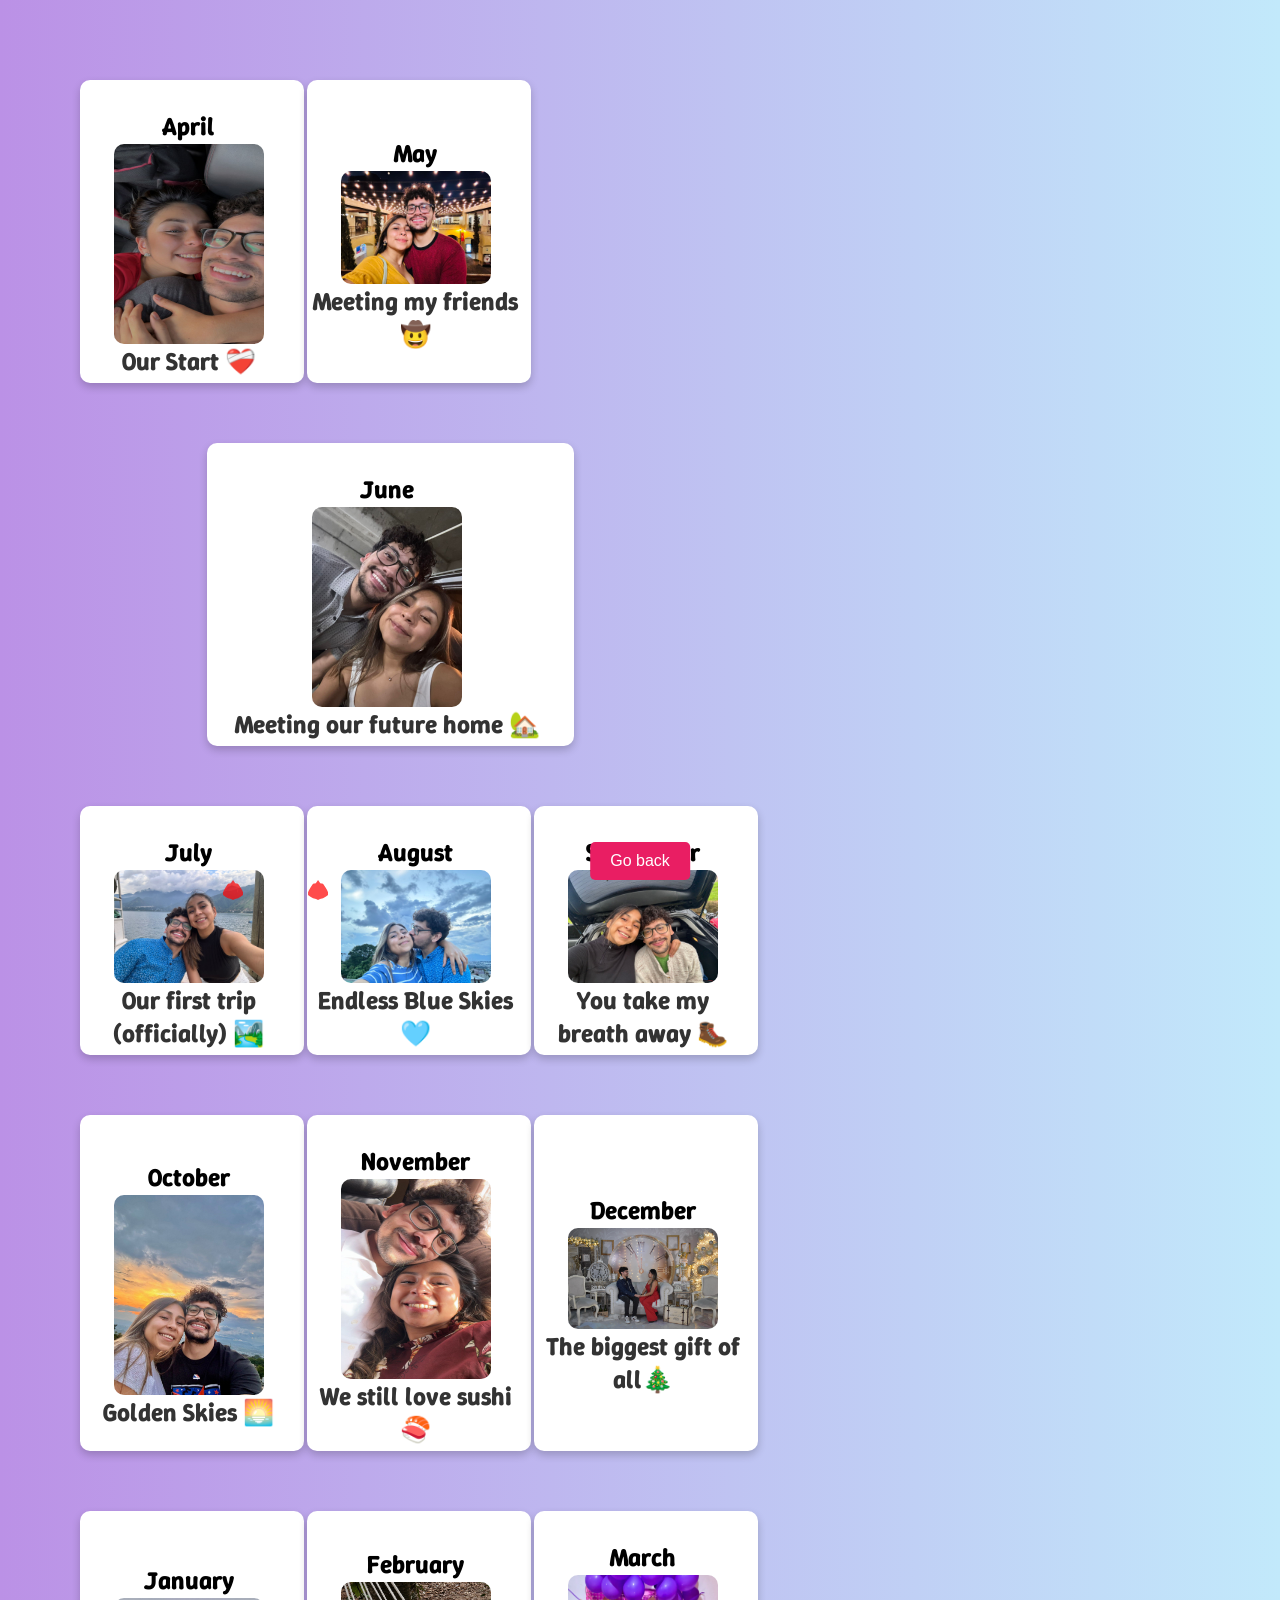
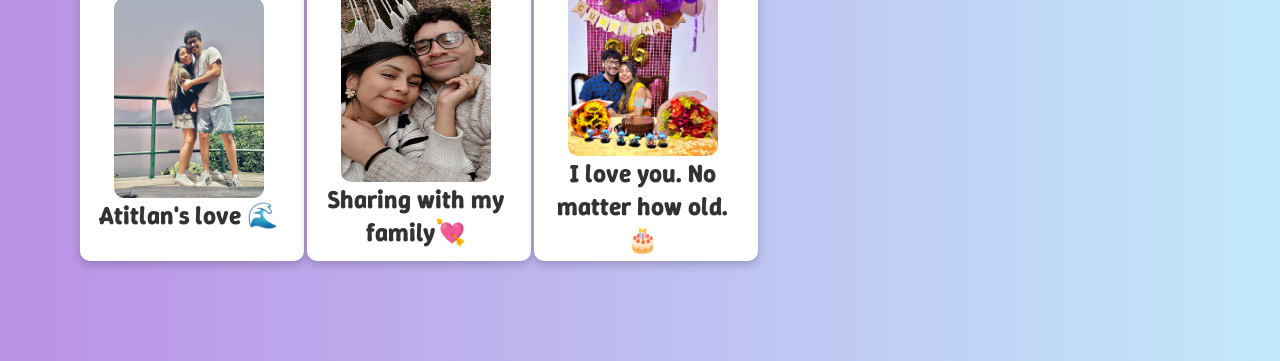
<file: 1yr.html>
<!DOCTYPE html>
<html lang="en">
<head>
    <meta charset="UTF-8">
    <meta name="viewport" content="width=device-width, initial-scale=1.0">
    <title>Our first of many<3</title>
    <link rel="icon" href="logo.jpg" type="image/icon type">
    <link rel="stylesheet" href="styles.css">
    <link rel="preconnect" href="https://fonts.googleapis.com">
    <link rel="preconnect" href="https://fonts.gstatic.com" crossorigin>
    <link href="https://fonts.googleapis.com/css2?family=Inter&family=Winky+Sans:ital,wght@0,300..900;1,300..900&display=swap" rel="stylesheet">
</head>
<body class="yr1">
    <div class="grid-container">
        <!-- April Container -->
        <div class="container" id="april">
            <h3>April</h3>
            <img id="april-image" src="" alt="April Image" class="romantic-photo">        
            <span>Our Start ❤️‍🩹</span>
        </div>

        <!-- May Container -->
        <div class="container" id="may">
            <h3>May</h3>
            <img id="may-image" src="" alt="May Image" class="romantic-photo">        
            <span>Meeting my friends 🤠</span>
        </div>

        <!-- June Container -->
        <div class="container" id="june">
            <h3>June</h3>
            <img id="june-image" alt="June Image" class="romantic-photo">        
            <span>Meeting our future home 🏡 </span>
        </div>

        <!-- July Container -->
        <div class="container" id="july">
            <h3>July</h3>
            <img id="july-image" alt="July Image" class="romantic-photo">        
            <span>Our first trip (officially) 🏞️</span>
        </div>

        <!-- August Container -->
        <div class="container" id="august">
            <h3>August</h3>
            <img id="august-image" alt="August Image" class="romantic-photo">        
            <span>Endless Blue Skies 🩵</span>
        </div>

        <!-- September Container -->
        <div class="container" id="september">
            <h3>September</h3>
            <img id="september-image" alt="September Image" class="romantic-photo">        
            <span>You take my breath away 🥾</span>
        </div>

        <!-- October Container -->
        <div class="container" id="october">
            <h3>October</h3>
            <img id="october-image" alt="October Image" class="romantic-photo">        
            <span>Golden Skies 🌅</span>
        </div>

        <!-- November Container -->
        <div class="container" id="november">
            <h3>November</h3>
            <img id="november-image" alt="November Image" class="romantic-photo">        
            <span>We still love sushi🍣</span>
        </div>

        <!-- December Container -->
        <div class="container" id="december">
            <h3>December</h3>
            <img id="december-image" alt="December Image" class="romantic-photo">        
            <span>The biggest gift of all🎄</span>
        </div>

        <!-- January Container -->
        <div class="container" id="january">
            <h3>January</h3>
            <img id="january-image" alt="January Image" class="romantic-photo">        
            <span>Atitlan's love 🌊</span>
        </div>

        <!-- February Container -->
        <div class="container" id="february">
            <h3>February</h3>
            <img id="february-image" alt="February Image" class="romantic-photo">        
            <span>Sharing with my family💘</span>
        </div>

        <!-- March Container -->
        <div class="container" id="march">
            <h3>March</h3>
            <img id="march-image" alt="March Image" class="romantic-photo">        
            <span>I love you. No matter how old. 🎂</span>
        </div>

        <div id="hearts-container"></div>
        <a href="index.html">
            <button id="go-main">Go back</button>
        </a>
    </div>
    <script src="scripts2.js"></script>
</body>
</html>
</file>
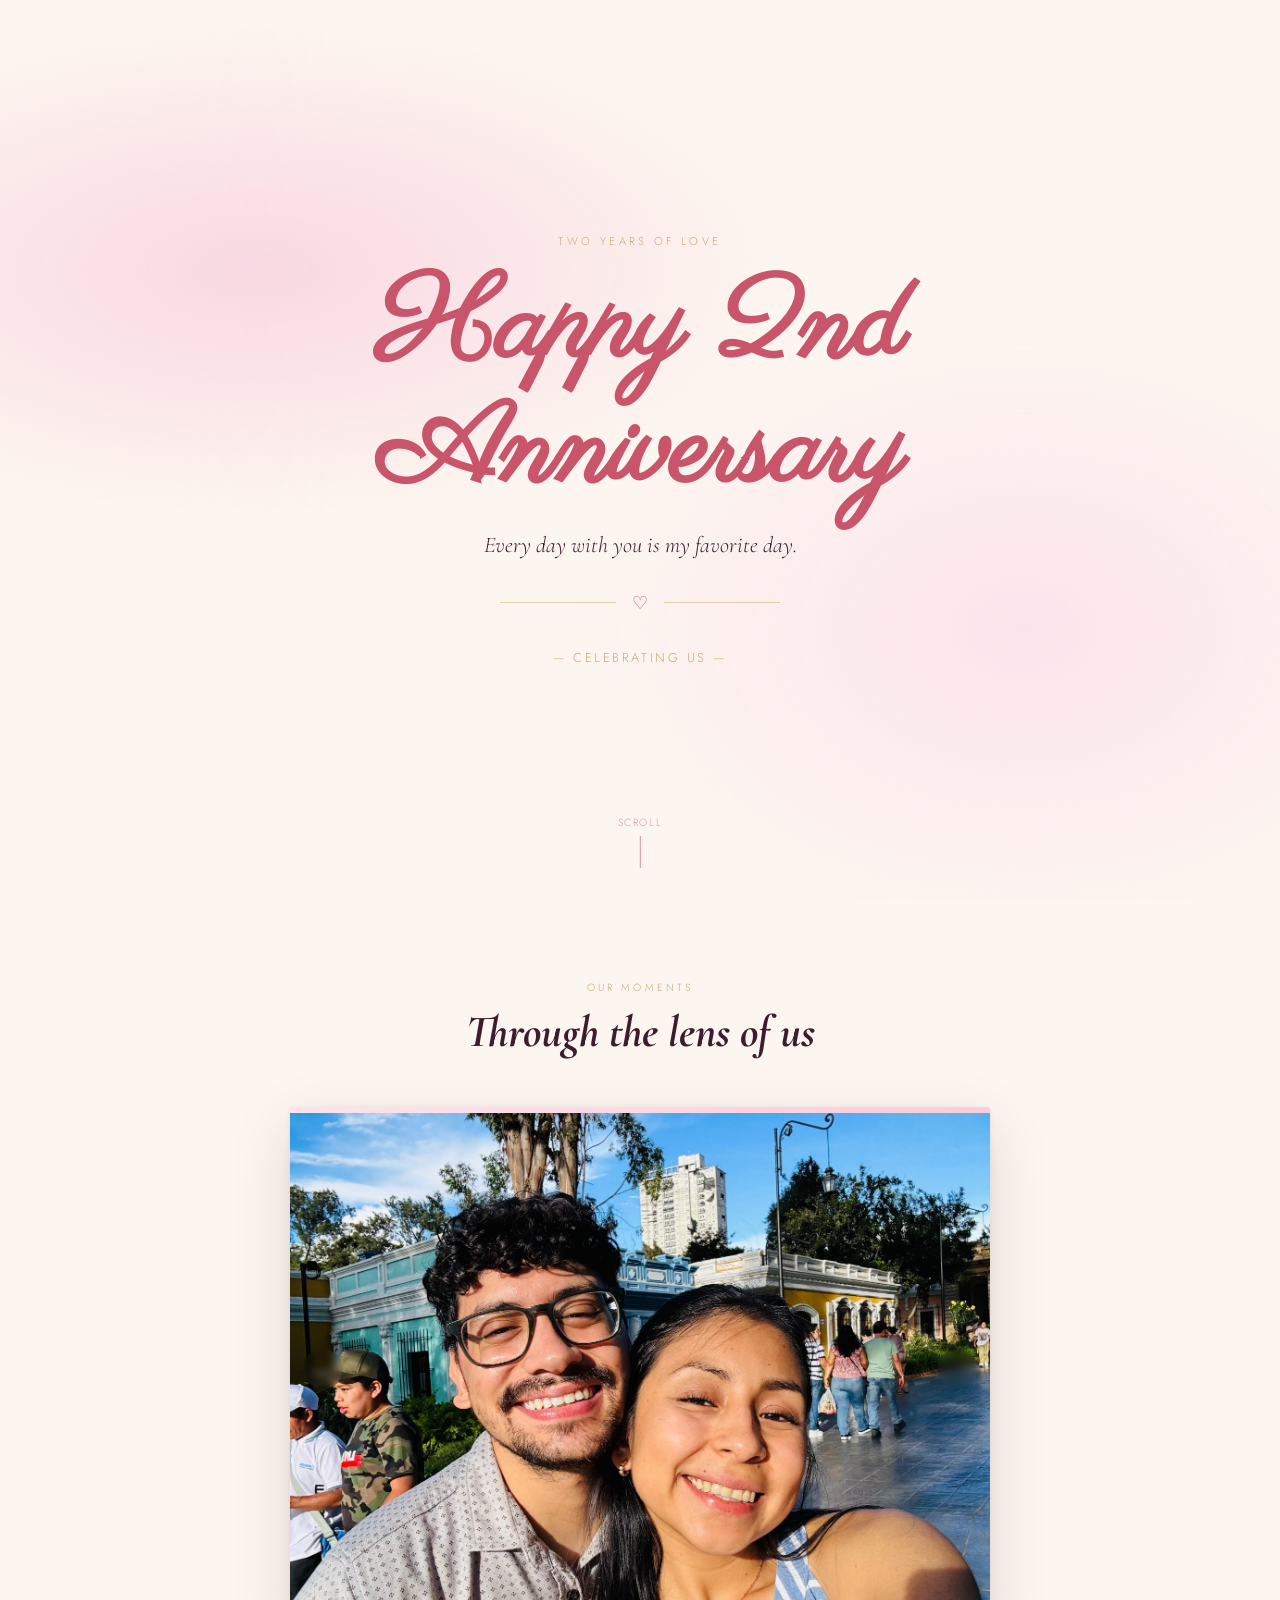
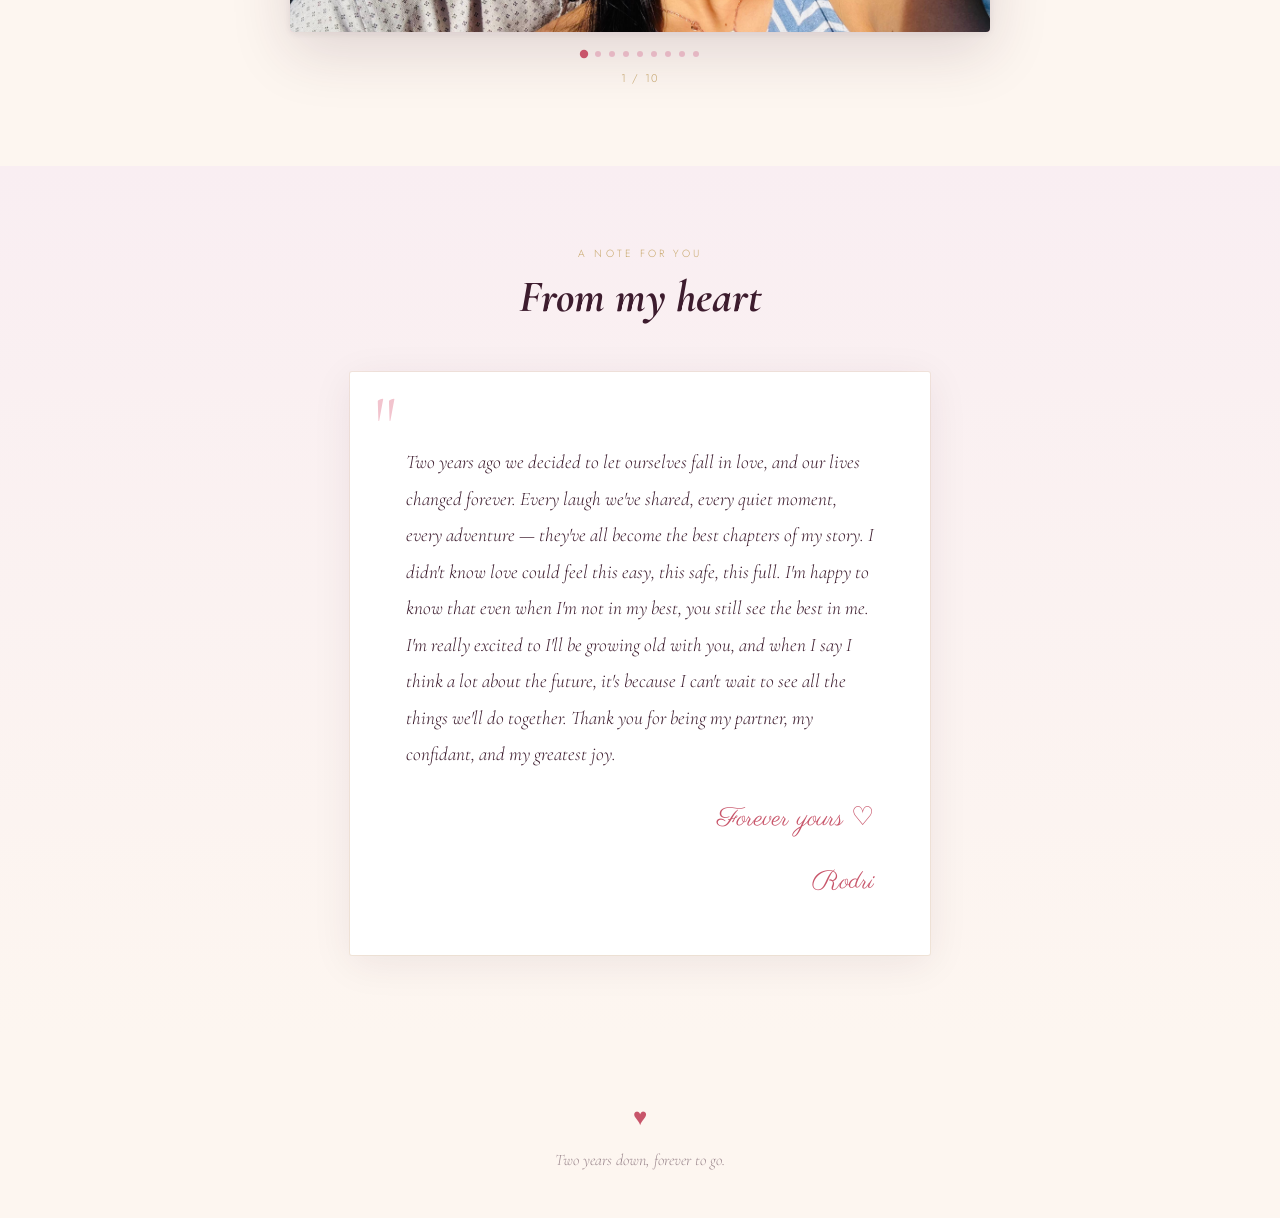
<file: 2yr.html>
<!doctype html>
<html lang="en">
  <head>
    <meta charset="UTF-8" />
    <meta name="viewport" content="width=device-width, initial-scale=1.0" />
    <title>2 Years of Us 💕</title>
    <link
      href="https://fonts.googleapis.com/css2?family=Cormorant+Garamond:ital,wght@0,300;0,400;1,300;1,400&family=Parisienne&family=Jost:wght@300;400&display=swap"
      rel="stylesheet"
    />
    <style>
      *,
      *::before,
      *::after {
        box-sizing: border-box;
        margin: 0;
        padding: 0;
      }

      :root {
        --rose: #c8556a;
        --blush: #f2c4ce;
        --cream: #fdf6f0;
        --gold: #c9a96e;
        --deep: #3d1c2e;
        --soft: #f9eef2;
      }

      html {
        scroll-behavior: smooth;
      }

      body {
        background-color: var(--cream);
        color: var(--deep);
        font-family: "Jost", sans-serif;
        font-weight: 300;
        overflow-x: hidden;
      }

      /* ── PETAL RAIN ── */
      .petals {
        position: fixed;
        inset: 0;
        pointer-events: none;
        z-index: 0;
        overflow: hidden;
      }
      .petal {
        position: absolute;
        top: -40px;
        width: 12px;
        height: 14px;
        background: var(--blush);
        border-radius: 0 60% 0 60%;
        opacity: 0;
        animation: fall linear infinite;
      }
      .petal:nth-child(odd) {
        background: #f5d0da;
        border-radius: 60% 0 60% 0;
      }
      .petal:nth-child(3n) {
        background: #e8a0b0;
      }
      @keyframes fall {
        0% {
          transform: translateY(0) rotate(0deg);
          opacity: 0.7;
        }
        100% {
          transform: translateY(110vh) rotate(360deg);
          opacity: 0;
        }
      }

      /* ── HERO ── */
      .hero {
        position: relative;
        min-height: 100svh;
        display: flex;
        flex-direction: column;
        align-items: center;
        justify-content: center;
        text-align: center;
        padding: 3rem 2rem;
        z-index: 1;
      }
      .hero::before {
        content: "";
        position: absolute;
        inset: 0;
        background:
          radial-gradient(
            ellipse 60% 40% at 20% 30%,
            #f9d8e2 0%,
            transparent 70%
          ),
          radial-gradient(
            ellipse 50% 50% at 80% 70%,
            #fce4ec 0%,
            transparent 70%
          );
        z-index: -1;
      }

      .hero-label {
        font-family: "Jost", sans-serif;
        font-size: 0.7rem;
        letter-spacing: 0.3em;
        text-transform: uppercase;
        color: var(--gold);
        margin-bottom: 1.2rem;
        animation: fadeUp 0.8s ease both;
      }
      .hero-title {
        font-family: "Parisienne", cursive;
        font-size: clamp(3.5rem, 12vw, 7rem);
        color: var(--rose);
        line-height: 1.1;
        animation: fadeUp 0.8s 0.15s ease both;
      }
      .hero-sub {
        font-family: "Cormorant Garamond", serif;
        font-style: italic;
        font-size: clamp(1rem, 3vw, 1.4rem);
        color: var(--deep);
        opacity: 0.7;
        margin-top: 1rem;
        animation: fadeUp 0.8s 0.3s ease both;
      }
      .hero-divider {
        display: flex;
        align-items: center;
        gap: 1rem;
        margin: 2rem auto;
        width: min(280px, 80vw);
        animation: fadeUp 0.8s 0.45s ease both;
      }
      .hero-divider span {
        flex: 1;
        height: 1px;
        background: var(--gold);
        opacity: 0.5;
      }
      .hero-divider i {
        font-style: normal;
        color: var(--rose);
        font-size: 1.1rem;
      }
      .hero-date {
        font-size: 0.8rem;
        letter-spacing: 0.2em;
        text-transform: uppercase;
        color: var(--gold);
        animation: fadeUp 0.8s 0.6s ease both;
      }
      .scroll-hint {
        position: absolute;
        bottom: 2rem;
        left: 50%;
        transform: translateX(-50%);
        display: flex;
        flex-direction: column;
        align-items: center;
        gap: 0.4rem;
        font-size: 0.65rem;
        letter-spacing: 0.15em;
        text-transform: uppercase;
        color: var(--rose);
        opacity: 0.6;
        animation: bounce 2s infinite;
      }
      .scroll-hint::after {
        content: "";
        width: 1px;
        height: 32px;
        background: var(--rose);
      }
      @keyframes bounce {
        0%,
        100% {
          transform: translateX(-50%) translateY(0);
        }
        50% {
          transform: translateX(-50%) translateY(6px);
        }
      }

      /* ── SECTION WRAPPER ── */
      section {
        position: relative;
        z-index: 1;
        padding: 5rem 1.5rem;
      }
      .section-label {
        text-align: center;
        font-size: 0.65rem;
        letter-spacing: 0.3em;
        text-transform: uppercase;
        color: var(--gold);
        margin-bottom: 0.6rem;
      }
      .section-title {
        text-align: center;
        font-family: "Cormorant Garamond", serif;
        font-size: clamp(1.8rem, 5vw, 2.8rem);
        font-style: italic;
        color: var(--deep);
        margin-bottom: 3rem;
      }

      /* ── CAROUSEL ── */
      .carousel-wrap {
        max-width: 700px;
        margin: 0 auto;
      }
      .carousel {
        position: relative;
        border-radius: 4px;
        overflow: hidden;
        aspect-ratio: 4/3;
        background: var(--blush);
        box-shadow:
          0 20px 60px rgba(61, 28, 46, 0.15),
          0 2px 8px rgba(61, 28, 46, 0.08);
      }
      .slide {
        position: absolute;
        inset: 0;
        opacity: 0;
        transition: opacity 0.7s ease;
      }
      .slide.active {
        opacity: 1;
      }
      .slide img {
        width: 100%;
        height: 100%;
        object-fit: cover;
        display: block;
      }
      /* placeholder when no image */
      .slide-placeholder {
        width: 100%;
        height: 100%;
        display: flex;
        flex-direction: column;
        align-items: center;
        justify-content: center;
        gap: 0.8rem;
        background: linear-gradient(135deg, #fce4ec, #f8bbd0);
        color: var(--rose);
      }
      .slide-placeholder .ph-num {
        font-family: "Cormorant Garamond", serif;
        font-size: 3.5rem;
        font-style: italic;
        opacity: 0.3;
      }
      .slide-placeholder .ph-text {
        font-size: 0.75rem;
        letter-spacing: 0.2em;
        text-transform: uppercase;
        opacity: 0.5;
      }

      /* controls */
      .carousel-btn {
        position: absolute;
        top: 50%;
        transform: translateY(-50%);
        z-index: 10;
        background: rgba(253, 246, 240, 0.85);
        border: none;
        width: 40px;
        height: 40px;
        border-radius: 50%;
        cursor: pointer;
        font-size: 1rem;
        color: var(--rose);
        display: flex;
        align-items: center;
        justify-content: center;
        backdrop-filter: blur(4px);
        transition:
          background 0.2s,
          transform 0.2s;
        box-shadow: 0 2px 12px rgba(61, 28, 46, 0.12);
      }
      .carousel-btn:hover {
        background: white;
        transform: translateY(-50%) scale(1.05);
      }
      .carousel-btn.prev {
        left: 0.8rem;
      }
      .carousel-btn.next {
        right: 0.8rem;
      }

      /* dots */
      .carousel-dots {
        display: flex;
        justify-content: center;
        gap: 0.5rem;
        margin-top: 1.2rem;
      }
      .dot {
        width: 6px;
        height: 6px;
        border-radius: 50%;
        background: var(--blush);
        border: none;
        cursor: pointer;
        transition:
          background 0.3s,
          transform 0.3s;
        padding: 0;
      }
      .dot.active {
        background: var(--rose);
        transform: scale(1.4);
      }

      /* counter */
      .carousel-counter {
        text-align: center;
        font-size: 0.7rem;
        letter-spacing: 0.15em;
        color: var(--gold);
        margin-top: 0.8rem;
        text-transform: uppercase;
      }

      /* ── MEMORY GRID ── */
      .memory-grid {
        display: grid;
        grid-template-columns: repeat(auto-fit, minmax(260px, 1fr));
        gap: 1.5rem;
        max-width: 900px;
        margin: 0 auto;
      }
      .memory-card {
        background: white;
        border-radius: 2px;
        overflow: hidden;
        box-shadow: 0 4px 24px rgba(61, 28, 46, 0.07);
        transition:
          transform 0.3s,
          box-shadow 0.3s;
        opacity: 0;
        transform: translateY(24px);
        transition:
          opacity 0.6s ease,
          transform 0.6s ease,
          box-shadow 0.3s;
      }
      .memory-card.visible {
        opacity: 1;
        transform: translateY(0);
      }
      .memory-card:hover {
        box-shadow: 0 12px 40px rgba(61, 28, 46, 0.14);
      }
      .memory-card-img {
        aspect-ratio: 4/3;
        overflow: hidden;
        background: linear-gradient(135deg, #fce4ec, #f8bbd0);
        display: flex;
        align-items: center;
        justify-content: center;
      }
      .memory-card-img img {
        width: 100%;
        height: 100%;
        object-fit: cover;
        display: block;
      }
      .memory-card-img .ph-num {
        font-family: "Cormorant Garamond", serif;
        font-size: 2.5rem;
        font-style: italic;
        color: var(--rose);
        opacity: 0.3;
      }
      .memory-card-body {
        padding: 1.2rem 1.4rem 1.4rem;
      }
      .memory-card-tag {
        font-size: 0.6rem;
        letter-spacing: 0.2em;
        text-transform: uppercase;
        color: var(--gold);
        margin-bottom: 0.4rem;
      }
      .memory-card-caption {
        font-family: "Cormorant Garamond", serif;
        font-style: italic;
        font-size: 1.05rem;
        color: var(--deep);
        line-height: 1.5;
      }

      /* ── LETTER ── */
      .letter-section {
        background: linear-gradient(to bottom, var(--soft), var(--cream));
      }
      .letter-card {
        max-width: 580px;
        margin: 0 auto;
        background: white;
        border-radius: 2px;
        padding: clamp(2rem, 6vw, 3.5rem);
        box-shadow:
          0 8px 40px rgba(61, 28, 46, 0.08),
          0 0 0 1px rgba(201, 169, 110, 0.15);
        position: relative;
      }
      .letter-card::before {
        content: '"';
        position: absolute;
        top: 0.8rem;
        left: 1.5rem;
        font-family: "Cormorant Garamond", serif;
        font-size: 5rem;
        color: var(--blush);
        line-height: 1;
      }
      .letter-text {
        font-family: "Cormorant Garamond", serif;
        font-size: clamp(1rem, 2.5vw, 1.2rem);
        line-height: 1.9;
        color: var(--deep);
        font-style: italic;
        padding-top: 1rem;
      }
      .letter-sig {
        display: block;
        text-align: right;
        font-family: "Parisienne", cursive;
        font-size: 1.6rem;
        color: var(--rose);
        margin-top: 1.8rem;
      }

      /* ── FOOTER ── */
      footer {
        text-align: center;
        padding: 4rem 1.5rem 3rem;
        position: relative;
        z-index: 1;
      }
      .footer-heart {
        font-size: 1.5rem;
        color: var(--rose);
        display: block;
        margin-bottom: 1rem;
        animation: heartbeat 1.4s ease infinite;
      }
      @keyframes heartbeat {
        0%,
        100% {
          transform: scale(1);
        }
        50% {
          transform: scale(1.2);
        }
      }
      .footer-text {
        font-family: "Cormorant Garamond", serif;
        font-style: italic;
        font-size: 1rem;
        color: var(--deep);
        opacity: 0.5;
      }

      /* ── UTILITIES ── */
      @keyframes fadeUp {
        from {
          opacity: 0;
          transform: translateY(20px);
        }
        to {
          opacity: 1;
          transform: translateY(0);
        }
      }
    </style>
  </head>
  <body>
    <!-- Petal rain -->
    <div class="petals" id="petals"></div>

    <!-- ── HERO ── -->
    <div class="hero">
      <p class="hero-label">Two years of love</p>
      <h1 class="hero-title">Happy 2nd<br />Anniversary</h1>
      <p class="hero-sub">Every day with you is my favorite day.</p>
      <div class="hero-divider">
        <span></span>
        <i>♡</i>
        <span></span>
      </div>
      <p class="hero-date">— celebrating us —</p>
      <div class="scroll-hint">scroll</div>
    </div>

    <!-- ── CAROUSEL ── -->
    <section>
      <p class="section-label">Our moments</p>
      <h2 class="section-title">Through the lens of us</h2>

      <div class="carousel-wrap">
        <div class="carousel" id="carousel">
          <!-- ★ SLIDE 1 — replace src with your image path -->
          <div class="slide active">
            <div class="slide-placeholder">
              <span class="ph-num"></span>
              <img src="2yr/andares.jpeg" alt="Memory 1" />
            </div>
          </div>

          <!-- ★ SLIDE 2 -->
          <div class="slide">
            <div class="slide-placeholder">
              <span class="ph-num"></span>
              <span class="ph-text"></span>
              <img src="2yr/bday.jpeg" alt="Memory 2" />
            </div>
          </div>

          <!-- ★ SLIDE 3 -->
          <div class="slide">
            <div class="slide-placeholder">
              <span class="ph-num"></span>
              <span class="ph-text"></span>
              <img src="2yr/bea1.jpeg" alt="Memory 3" />
            </div>
          </div>

          <!-- ★ SLIDE 4 -->
          <div class="slide">
            <div class="slide-placeholder">
              <span class="ph-num"></span>
              <span class="ph-text"></span>
              <img src="2yr/bea2.jpeg" alt="Memory 3" />
            </div>
          </div>

          <!-- ★ SLIDE 5 -->
          <div class="slide">
            <div class="slide-placeholder">
              <span class="ph-num"></span>
              <span class="ph-text"></span>
              <img src="2yr/wed.jpeg" alt="Memory 3" />
            </div>
            <!-- <img src="your-photo-5.jpg" alt="Memory 5" /> -->
          </div>

          <!-- ★ SLIDE 6 -->
          <div class="slide">
            <div class="slide-placeholder">
              <span class="ph-num"></span>
              <span class="ph-text"></span>
              <img src="2yr/hw.jpeg" alt="Memory 3" />
            </div>
            <!-- <img src="your-photo-6.jpg" alt="Memory 6" /> -->
          </div>

          <!-- ★ SLIDE 7 -->
          <div class="slide">
            <div class="slide-placeholder">
              <span class="ph-num"></span>
              <span class="ph-text"></span>
              <img src="2yr/dam2.jpeg" alt="Memory 3" />
            </div>
            <!-- <img src="your-photo-7.jpg" alt="Memory 7" /> -->
          </div>

          <!-- ★ SLIDE 8 -->
          <div class="slide">
            <div class="slide-placeholder">
              <span class="ph-num"></span>
              <span class="ph-text"></span>
              <img src="2yr/bea3.jpeg" alt="Memory 3" />
            </div>
            <!-- <img src="your-photo-8.jpg" alt="Memory 8" /> -->
          </div>

          <!-- ★ SLIDE 9 -->
          <div class="slide">
            <div class="slide-placeholder">
              <span class="ph-num"></span>
              <span class="ph-text"></span>
              <img src="2yr/dam1.jpeg" alt="Memory 3" />
            </div>
            <!-- <img src="your-photo-9.jpg" alt="Memory 9" /> -->
          </div>

          <button class="carousel-btn prev" onclick="changeSlide(-1)">
            &#8592;
          </button>
          <button class="carousel-btn next" onclick="changeSlide(1)">
            &#8594;
          </button>
        </div>

        <div class="carousel-dots" id="dots"></div>
        <p class="carousel-counter" id="counter">1 / 10</p>
      </div>
    </section>

    <!-- ── LETTER ── -->
    <section class="letter-section">
      <p class="section-label">A note for you</p>
      <h2 class="section-title">From my heart</h2>
      <!-- ── push to pr ── -->

      <div class="letter-card">
        <p class="letter-text">
          Two years ago we decided to let ourselves fall in love, and our lives
          changed forever. Every laugh we've shared, every quiet moment, every
          adventure — they've all become the best chapters of my story. I didn't
          know love could feel this easy, this safe, this full. I'm happy to
          know that even when I'm not in my best, you still see the best in me.
          I'm really excited to I'll be growing old with you, and when I say I
          think a lot about the future, it's because I can't wait to see all the
          things we'll do together. Thank you for being my partner, my
          confidant, and my greatest joy.
        </p>
        <span class="letter-sig">Forever yours ♡</span>
        <span class="letter-sig">Rodri</span>
      </div>
    </section>

    <!-- ── FOOTER ── -->
    <footer>
      <span class="footer-heart">♥</span>
      <p class="footer-text">Two years down, forever to go.</p>
    </footer>

    <script>
      // ── Petals
      const petalContainer = document.getElementById("petals");
      for (let i = 0; i < 18; i++) {
        const p = document.createElement("div");
        p.className = "petal";
        p.style.left = Math.random() * 100 + "vw";
        p.style.width = 8 + Math.random() * 10 + "px";
        p.style.height = 10 + Math.random() * 12 + "px";
        p.style.animationDuration = 6 + Math.random() * 8 + "s";
        p.style.animationDelay = Math.random() * 10 + "s";
        petalContainer.appendChild(p);
      }

      // ── Carousel
      let current = 0;
      const slides = document.querySelectorAll(".slide");
      const dotsWrap = document.getElementById("dots");
      const counter = document.getElementById("counter");
      const total = slides.length;

      slides.forEach((_, i) => {
        const d = document.createElement("button");
        d.className = "dot" + (i === 0 ? " active" : "");
        d.setAttribute("aria-label", "Slide " + (i + 1));
        d.onclick = () => goTo(i);
        dotsWrap.appendChild(d);
      });

      function goTo(n) {
        slides[current].classList.remove("active");
        dotsWrap.children[current].classList.remove("active");
        current = (n + total) % total;
        slides[current].classList.add("active");
        dotsWrap.children[current].classList.add("active");
        counter.textContent = current + 1 + " / " + total;
      }

      function changeSlide(dir) {
        goTo(current + dir);
      }

      // auto-advance
      setInterval(() => changeSlide(1), 4500);

      // keyboard
      document.addEventListener("keydown", (e) => {
        if (e.key === "ArrowLeft") changeSlide(-1);
        if (e.key === "ArrowRight") changeSlide(1);
      });

      // touch swipe
      let touchStartX = 0;
      const car = document.getElementById("carousel");
      car.addEventListener("touchstart", (e) => {
        touchStartX = e.touches[0].clientX;
      });
      car.addEventListener("touchend", (e) => {
        const diff = touchStartX - e.changedTouches[0].clientX;
        if (Math.abs(diff) > 40) changeSlide(diff > 0 ? 1 : -1);
      });

      // ── Scroll reveal for memory cards
      const observer = new IntersectionObserver(
        (entries) => {
          entries.forEach((e, i) => {
            if (e.isIntersecting) {
              setTimeout(() => e.target.classList.add("visible"), i * 80);
            }
          });
        },
        { threshold: 0.15 },
      );
      document
        .querySelectorAll(".memory-card")
        .forEach((c) => observer.observe(c));
    </script>
  </body>
</html>
</file>
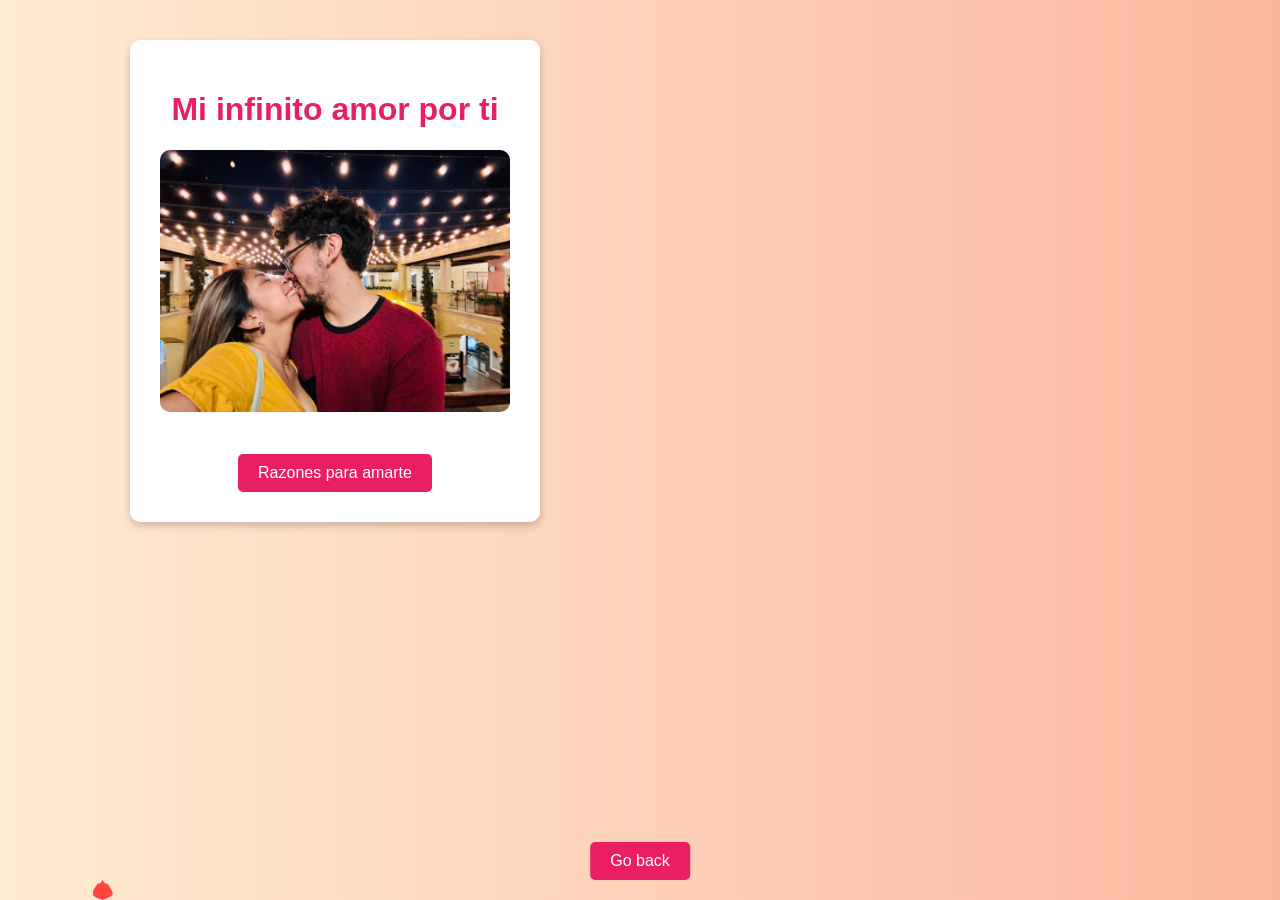
<file: proposal.html>
<!DOCTYPE html>
<html lang="en">
<head>
    <meta charset="UTF-8">
    <meta name="viewport" content="width=device-width, initial-scale=1.0">
    <title>Amorito<3</title>
    <link rel="icon" href="logo.jpg" type="image/icon type">
    <link rel="stylesheet" href="styles.css">
</head>
<body>
    <div class="container">
        <h1>Mi infinito amor por ti</h1>
        <img src="pic1.jpeg" alt="Romantic" class="romantic-photo">
        <p id="romantic-text"></p>
        <button id="change-text">Razones para amarte</button>
        <div class="hearts" id="hearts-container"></div>
        <a href="index.html">
        <button id="go-main">Go back</button>
        </a>

    </div>
    <script src="scripts.js"></script>
</body>
</html>
</file>
<file: styles.css>
body {
  font-family: "Arial", sans-serif;
  display: grid;
  grid-template-columns: 1fr; /* default = mobile (1 column) */
  gap: 20px;

  padding: 40px;
  margin: 0;

  background: linear-gradient(to right, #ffecd2, #fcb69f);
}
.container {
  text-align: center;
  background: white;
  padding: 30px;
  border-radius: 10px;
  box-shadow: 0 4px 8px rgba(0, 0, 0, 0.2);
  max-width: 320px;
  width: 100%;
  margin: 0 auto;
}

h1 {
  color: #e91e63;
}

.romantic-photo {
  width: 100%;
  height: auto;
  border-radius: 10px;
  margin-bottom: 20px;
}

p {
  font-size: 18px;
  color: #555;
}

button {
  background-color: #e91e63;
  color: white;
  border: none;
  padding: 10px 20px;
  font-size: 16px;
  border-radius: 5px;
  cursor: pointer;
}

#go-main {
  position: fixed; /* Stays at the bottom of the viewport */
  bottom: 20px;
  left: 50%; /* Centers it horizontally */
  transform: translateX(-50%); /* Ensures proper centering */
  background-color: #e91e63;
  color: white;
  border: none;
  padding: 10px 20px;
  font-size: 16px;
  border-radius: 5px;
  cursor: pointer;
}

#go-main:hover {
  background-color: #d81b60;
}

button:hover {
  background-color: #d81b60;
}

.hearts {
  position: absolute;
  top: 0;
  left: 0;
  width: 100%;
  height: 100%;
  pointer-events: none;
}

@media (min-width: 768px) {
  body {
    grid-template-columns: repeat(2, 1fr);
    justify-content: center;
  }

  .container {
    max-width: 350px;
    margin: 0 auto;
  }

  .container:nth-child(3) {
    grid-column: span 2; /* goes below */
    justify-self: center; /* centered */
  }
}

@media (max-width: 480px) {
  .yr1 {
    max-width: 100%;
    height: auto;
  }
}

body {
  overflow-x: hidden; /* Prevents horizontal scrolling */
}

.index-page {
  background: linear-gradient(to right, #a1c4fd, #c2e9fb);
}

.index-page .container {
  background: #f0f8ff;
  border: 2px solid #3498db;
}

.index-page h1 {
  color: #3498db;
}

.index-page button {
  background-color: #3498db;
}

.index-page button:hover {
  background-color: #2980b9;
}

.index-page .container {
  padding: 40px;
}

.index-page .yr1 {
  width: 350px; /* Adjust as needed */
  height: auto;
}

#hearts-container {
  position: fixed;
  bottom: 0;
  left: 0;
  width: 100%;
  z-index: 1000; /* Make sure hearts appear above other content */
}
/* Specific Styles for yr1 Section */
.yr1 {
  background: linear-gradient(to right, #bb91e6, #c2e9fb);
  font-family: "Winky Sans", sans-serif;
  width: 100%;
  height: auto;
}

.yr1 .grid-container {
  display: grid;
  grid-template-columns: repeat(3, 1fr); /* 3 columns */
  gap: 20px;
  padding: 20px;
  max-width: 900px;
  margin: auto;
}

.yr1 .container {
  text-align: center;
  background: white;
  padding: 5px;
  border-radius: 10px;
  box-shadow: 0 4px 8px rgba(0, 0, 0, 0.2);
  width: 100%;
  min-height: 200px;
  height: auto;
  margin: 20px;
  padding-right: 12px;
  display: flex;
  flex-direction: column;
  align-items: center;
  justify-content: center;
}

.yr1 .container h3 {
  font-size: 25px; /* Adjust size for h3 */
  margin-bottom: 0px;
}

.yr1 .container img {
  width: 150px; /* Ensure all images have a fixed width */
  height: auto; /* Maintain aspect ratio */
  max-height: 200px; /* Set a max-height to prevent drastic size differences */
  margin-bottom: 1px;
  margin-top: 1px;
  box-sizing: border-box; /* Include padding and border in the element's total width/height */
}

.yr1 .container span {
  font-size: 25px;
  font-weight: bold;
  color: #333;
}

@media (max-width: 768px) {
  .yr1 .grid-container {
    grid-template-columns: repeat(2, 1fr); /* 2 columns on smaller screens */
  }

  .yr1 .container {
    padding: 15px;
  }

  .yr1 .container img {
    width: 80px; /* Adjust image size for smaller screens */
  }

  .yr1 .container span {
    font-size: 18px; /* Smaller text for smaller screens */
  }
}

@media (max-width: 480px) {
  .yr1 .grid-container {
    grid-template-columns: 1fr; /* 1 column for very small screens */
  }

  .yr1 .container {
    padding: 10px;
  }

  .yr1 .container img {
    width: 60px; /* Adjust image size even smaller */
  }

  .yr1 .container span {
    font-size: 16px; /* Even smaller text for very small screens */
  }
}

.container:nth-child(3) {
  grid-column: 1 / -1; /* span full row */
  justify-self: center; /* center the card */
  max-width: 350px;
  width: 100%;
}
</file>
